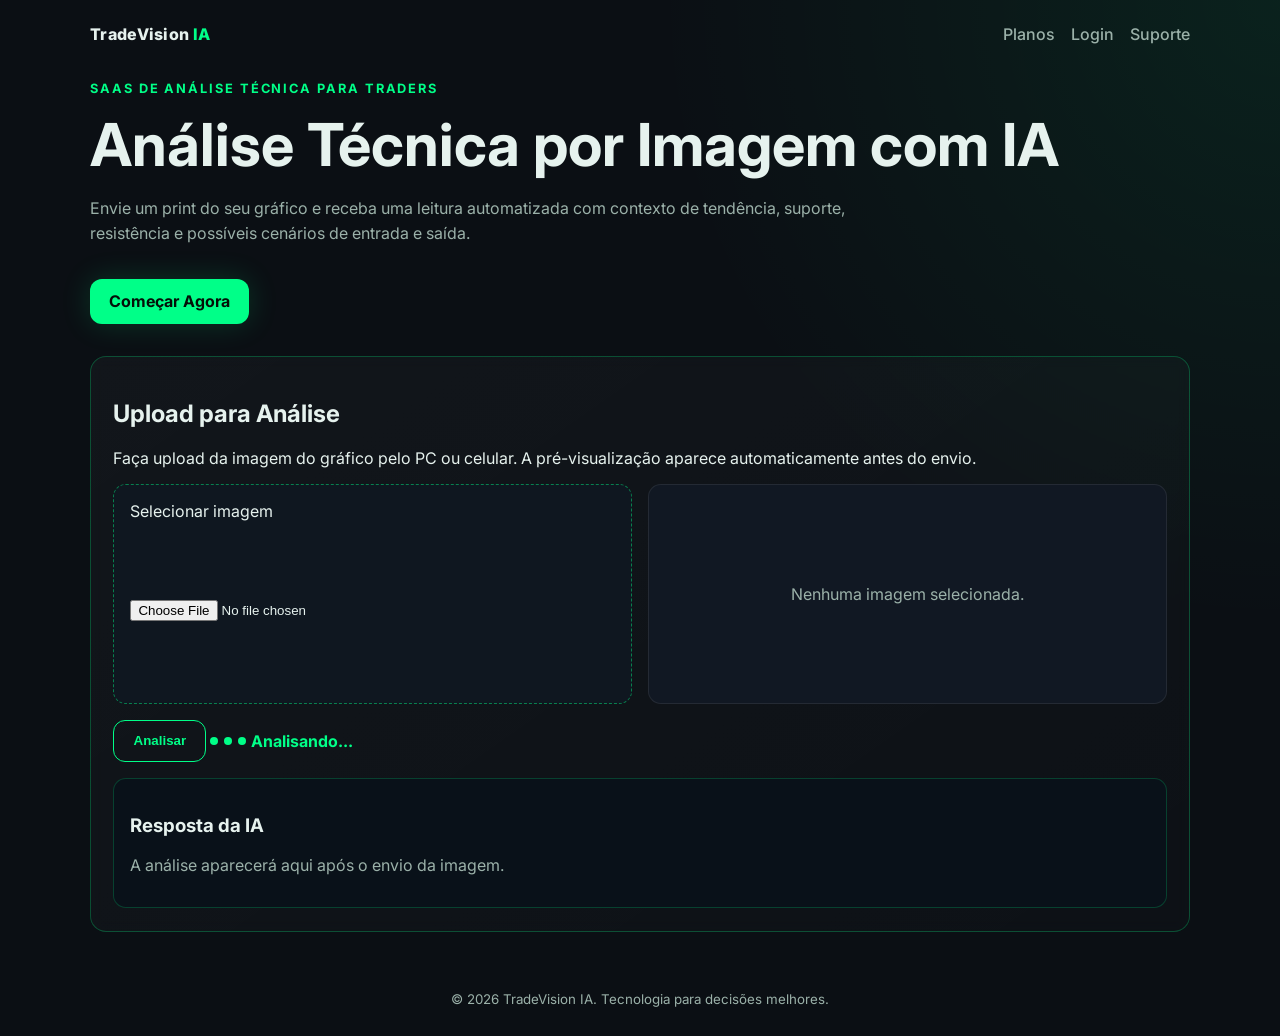
<file: index.html>
<!DOCTYPE html>
<html lang="pt-BR">
<head>
  <meta charset="UTF-8" />
  <meta name="viewport" content="width=device-width, initial-scale=1.0" />
  <title>TradeVision IA | Análise Técnica por Imagem</title>
  <link rel="preconnect" href="https://fonts.googleapis.com" />
  <link rel="preconnect" href="https://fonts.gstatic.com" crossorigin />
  <link href="https://fonts.googleapis.com/css2?family=Inter:wght@400;500;600;700;800&display=swap" rel="stylesheet" />
  <link rel="stylesheet" href="assets/css/styles.css" />
</head>
<body>
  <header class="topbar">
    <a href="index.html" class="logo">TradeVision <span>IA</span></a>
    <nav class="nav-links" aria-label="Navegação principal">
      <a href="planos.html">Planos</a>
      <a href="login.html">Login</a>
      <a href="suporte.html">Suporte</a>
    </nav>
  </header>

  <main class="container">
    <section class="hero">
      <p class="eyebrow">SaaS de análise técnica para traders</p>
      <h1>Análise Técnica por Imagem com IA</h1>
      <p class="subtitle">Envie um print do seu gráfico e receba uma leitura automatizada com contexto de tendência, suporte, resistência e possíveis cenários de entrada e saída.</p>
      <a href="login.html" class="btn btn-primary">Começar Agora</a>
    </section>

    <section class="panel upload-panel">
      <h2>Upload para Análise</h2>
      <p>Faça upload da imagem do gráfico pelo PC ou celular. A pré-visualização aparece automaticamente antes do envio.</p>

      <div class="upload-grid">
        <label class="upload-field" for="imageInput">
          <span>Selecionar imagem</span>
          <input type="file" id="imageInput" accept="image/*" />
        </label>

        <div class="preview-box" id="previewBox">
          <p>Nenhuma imagem selecionada.</p>
        </div>
      </div>

      <button class="btn btn-secondary" id="analyzeBtn" type="button" disabled>Analisar</button>

      <div class="loading" id="loadingStatus" aria-live="polite" hidden>
        <span class="dot"></span>
        <span class="dot"></span>
        <span class="dot"></span>
        <strong>Analisando...</strong>
      </div>

      <article class="response-area" id="analysisResponse" aria-live="polite">
        <h3>Resposta da IA</h3>
        <p>A análise aparecerá aqui após o envio da imagem.</p>
      </article>
    </section>
  </main>

  <footer class="footer">
    <small>© <span id="year"></span> TradeVision IA. Tecnologia para decisões melhores.</small>
  </footer>

  <script src="assets/js/main.js"></script>
  <script src="assets/js/home.js"></script>
</body>
</html>
</file>
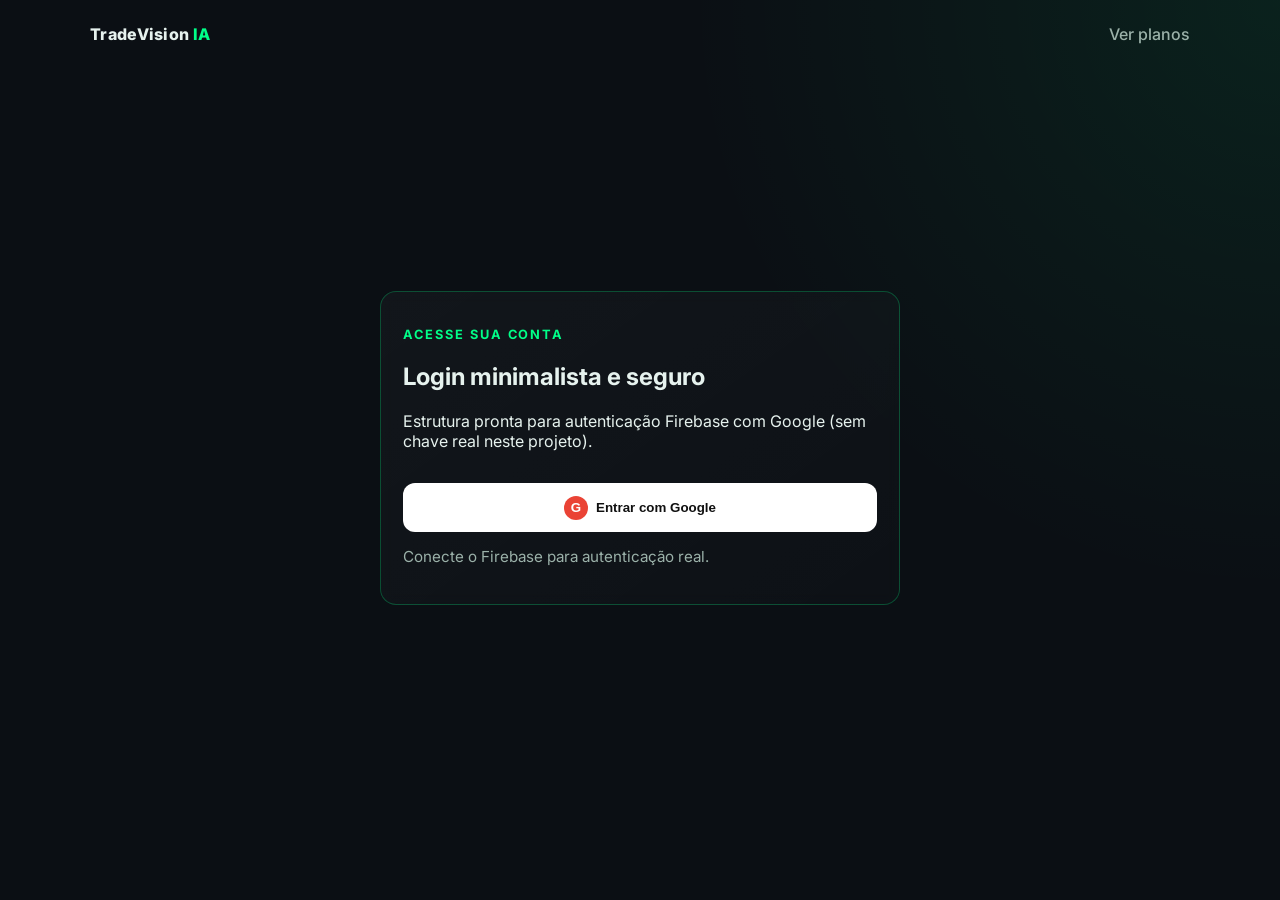
<file: login.html>
<!DOCTYPE html>
<html lang="pt-BR">
<head>
  <meta charset="UTF-8" />
  <meta name="viewport" content="width=device-width, initial-scale=1.0" />
  <title>Login | TradeVision IA</title>
  <link rel="preconnect" href="https://fonts.googleapis.com" />
  <link rel="preconnect" href="https://fonts.gstatic.com" crossorigin />
  <link href="https://fonts.googleapis.com/css2?family=Inter:wght@400;500;600;700;800&display=swap" rel="stylesheet" />
  <link rel="stylesheet" href="assets/css/styles.css" />
</head>
<body>
  <header class="topbar">
    <a href="index.html" class="logo">TradeVision <span>IA</span></a>
    <a href="planos.html" class="text-link">Ver planos</a>
  </header>

  <main class="container centered">
    <section class="panel login-panel">
      <p class="eyebrow">Acesse sua conta</p>
      <h1>Login minimalista e seguro</h1>
      <p>Estrutura pronta para autenticação Firebase com Google (sem chave real neste projeto).</p>
      <button class="btn google-btn" id="googleLoginBtn" type="button">
        <span>G</span> Entrar com Google
      </button>
      <p class="helper-text" id="loginStatus">Conecte o Firebase para autenticação real.</p>
    </section>
  </main>

  <script src="assets/js/main.js"></script>
  <script src="assets/js/login.js"></script>
</body>
</html>
</file>
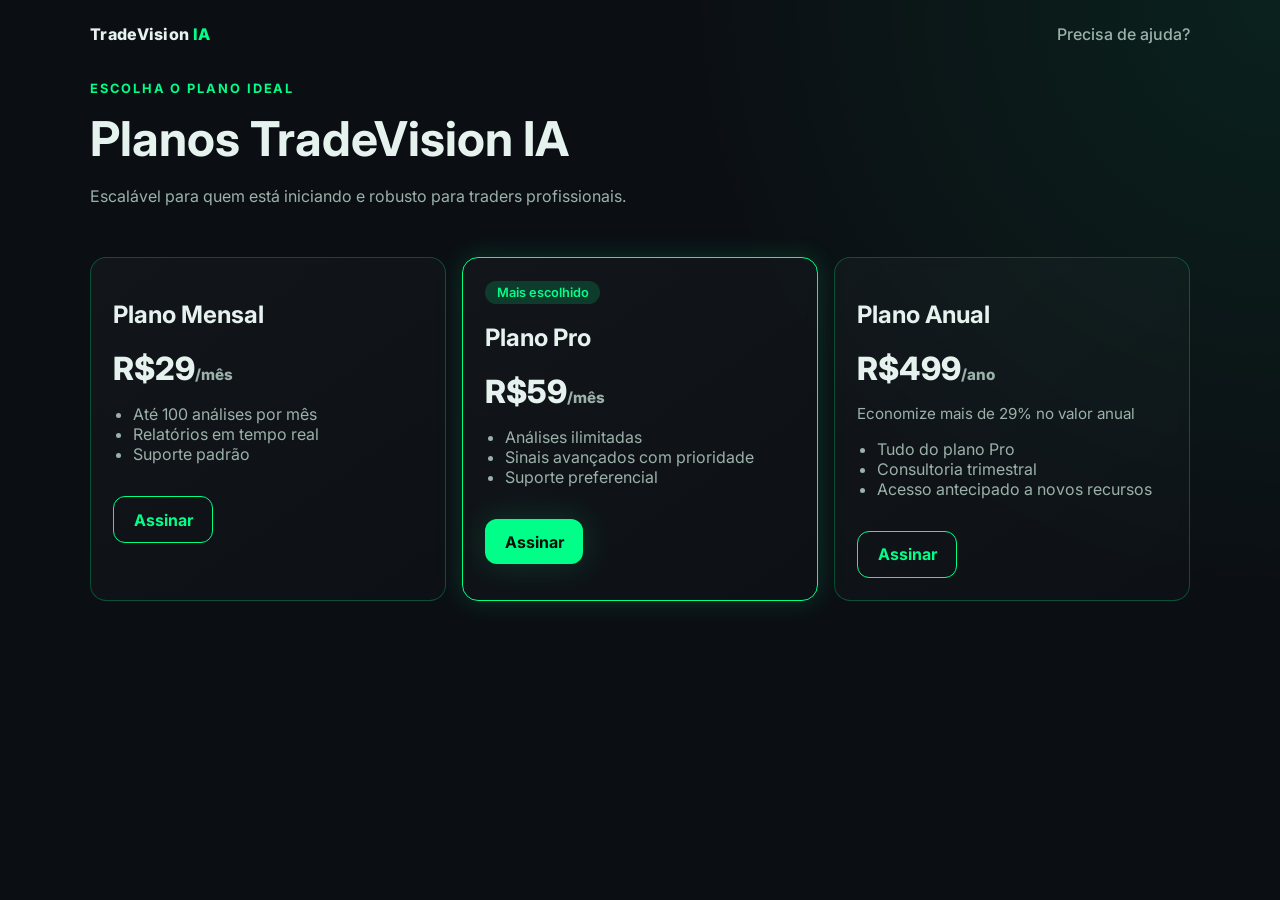
<file: planos.html>
<!DOCTYPE html>
<html lang="pt-BR">
<head>
  <meta charset="UTF-8" />
  <meta name="viewport" content="width=device-width, initial-scale=1.0" />
  <title>Planos | TradeVision IA</title>
  <link rel="preconnect" href="https://fonts.googleapis.com" />
  <link rel="preconnect" href="https://fonts.gstatic.com" crossorigin />
  <link href="https://fonts.googleapis.com/css2?family=Inter:wght@400;500;600;700;800&display=swap" rel="stylesheet" />
  <link rel="stylesheet" href="assets/css/styles.css" />
</head>
<body>
  <header class="topbar">
    <a href="index.html" class="logo">TradeVision <span>IA</span></a>
    <a href="suporte.html" class="text-link">Precisa de ajuda?</a>
  </header>

  <main class="container">
    <section class="hero compact">
      <p class="eyebrow">Escolha o plano ideal</p>
      <h1>Planos TradeVision IA</h1>
      <p class="subtitle">Escalável para quem está iniciando e robusto para traders profissionais.</p>
    </section>

    <section class="pricing-grid">
      <article class="panel price-card">
        <h2>Plano Mensal</h2>
        <p class="price">R$29<span>/mês</span></p>
        <ul>
          <li>Até 100 análises por mês</li>
          <li>Relatórios em tempo real</li>
          <li>Suporte padrão</li>
        </ul>
        <a href="login.html" class="btn btn-secondary">Assinar</a>
      </article>

      <article class="panel price-card highlighted">
        <p class="badge">Mais escolhido</p>
        <h2>Plano Pro</h2>
        <p class="price">R$59<span>/mês</span></p>
        <ul>
          <li>Análises ilimitadas</li>
          <li>Sinais avançados com prioridade</li>
          <li>Suporte preferencial</li>
        </ul>
        <a href="login.html" class="btn btn-primary">Assinar</a>
      </article>

      <article class="panel price-card">
        <h2>Plano Anual</h2>
        <p class="price">R$499<span>/ano</span></p>
        <p class="discount">Economize mais de 29% no valor anual</p>
        <ul>
          <li>Tudo do plano Pro</li>
          <li>Consultoria trimestral</li>
          <li>Acesso antecipado a novos recursos</li>
        </ul>
        <a href="login.html" class="btn btn-secondary">Assinar</a>
      </article>
    </section>
  </main>

  <script src="assets/js/main.js"></script>
</body>
</html>
</file>
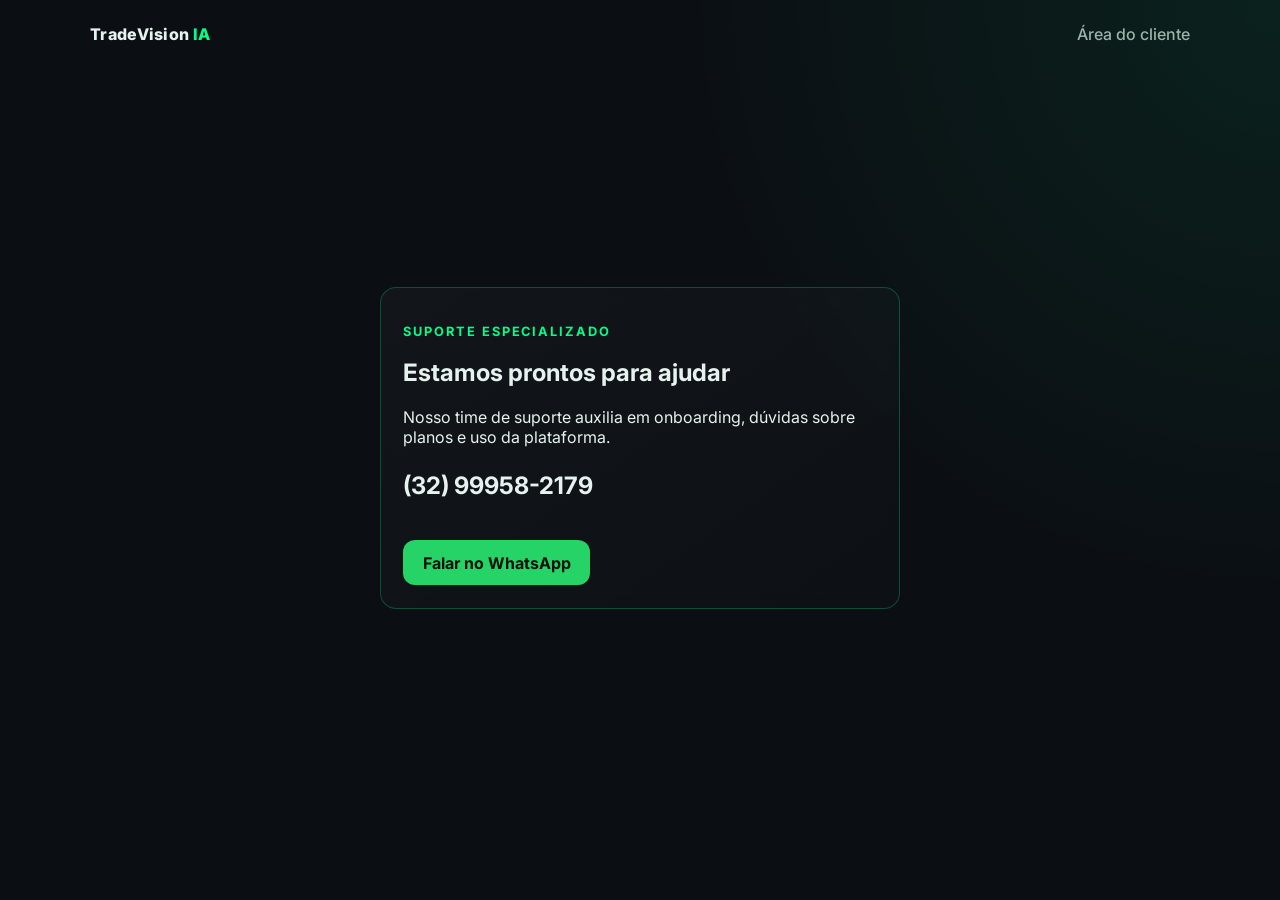
<file: suporte.html>
<!DOCTYPE html>
<html lang="pt-BR">
<head>
  <meta charset="UTF-8" />
  <meta name="viewport" content="width=device-width, initial-scale=1.0" />
  <title>Suporte | TradeVision IA</title>
  <link rel="preconnect" href="https://fonts.googleapis.com" />
  <link rel="preconnect" href="https://fonts.gstatic.com" crossorigin />
  <link href="https://fonts.googleapis.com/css2?family=Inter:wght@400;500;600;700;800&display=swap" rel="stylesheet" />
  <link rel="stylesheet" href="assets/css/styles.css" />
</head>
<body>
  <header class="topbar">
    <a href="index.html" class="logo">TradeVision <span>IA</span></a>
    <a href="login.html" class="text-link">Área do cliente</a>
  </header>

  <main class="container centered">
    <section class="panel support-panel">
      <p class="eyebrow">Suporte especializado</p>
      <h1>Estamos prontos para ajudar</h1>
      <p>Nosso time de suporte auxilia em onboarding, dúvidas sobre planos e uso da plataforma.</p>
      <p class="support-number">(32) 99958-2179</p>
      <a class="btn whatsapp-btn" href="https://wa.me/5532999582179" target="_blank" rel="noopener noreferrer">Falar no WhatsApp</a>
    </section>
  </main>

  <script src="assets/js/main.js"></script>
</body>
</html>
</file>
<file: assets/css/styles.css>
:root {
  --bg: #0b0f14;
  --panel: #111823;
  --panel-alt: #0f1720;
  --text: #e6f2ee;
  --muted: #9bb1a9;
  --neon: #00ff88;
  --neon-soft: rgba(0, 255, 136, 0.16);
  --danger: #ff4f6d;
}

* {
  box-sizing: border-box;
}

body {
  margin: 0;
  font-family: 'Inter', sans-serif;
  background: radial-gradient(circle at top right, rgba(0, 255, 136, 0.08), transparent 38%), var(--bg);
  color: var(--text);
  min-height: 100vh;
}

a {
  color: inherit;
}

.topbar {
  width: min(1100px, 92%);
  margin: 0 auto;
  padding: 1.5rem 0;
  display: flex;
  align-items: center;
  justify-content: space-between;
  gap: 1rem;
}

.logo {
  text-decoration: none;
  font-weight: 800;
  letter-spacing: 0.3px;
}

.logo span {
  color: var(--neon);
}

.nav-links {
  display: flex;
  gap: 1rem;
}

.nav-links a,
.text-link {
  text-decoration: none;
  color: var(--muted);
  font-weight: 500;
}

.nav-links a:hover,
.text-link:hover {
  color: var(--neon);
}

.container {
  width: min(1100px, 92%);
  margin: 0 auto;
  display: grid;
  gap: 2rem;
  padding-bottom: 2.5rem;
}

.centered {
  min-height: calc(100vh - 100px);
  align-content: center;
}

.hero h1 {
  font-size: clamp(2rem, 5vw, 3.7rem);
  margin: 0.6rem 0 1rem;
}

.hero.compact h1 {
  font-size: clamp(1.9rem, 4vw, 3rem);
}

.eyebrow {
  text-transform: uppercase;
  letter-spacing: 0.12rem;
  color: var(--neon);
  font-size: 0.8rem;
  font-weight: 700;
}

.subtitle {
  color: var(--muted);
  max-width: 760px;
  line-height: 1.6;
}

.btn {
  border: none;
  border-radius: 0.75rem;
  padding: 0.78rem 1.2rem;
  font-weight: 700;
  cursor: pointer;
  text-decoration: none;
  display: inline-flex;
  align-items: center;
  justify-content: center;
  margin-top: 1rem;
}

.btn-primary {
  background: var(--neon);
  color: #041008;
  box-shadow: 0 0 30px var(--neon-soft);
}

.btn-secondary {
  background: transparent;
  color: var(--neon);
  border: 1px solid var(--neon);
}

.panel {
  background: linear-gradient(145deg, rgba(255, 255, 255, 0.03), rgba(255, 255, 255, 0.01));
  border: 1px solid rgba(0, 255, 136, 0.25);
  border-radius: 1rem;
  padding: 1.4rem;
  backdrop-filter: blur(6px);
}

.upload-grid {
  margin-top: 1rem;
  display: grid;
  gap: 1rem;
  grid-template-columns: repeat(auto-fit, minmax(240px, 1fr));
}

.upload-field {
  border: 1px dashed rgba(0, 255, 136, 0.45);
  border-radius: 0.8rem;
  padding: 1rem;
  background: var(--panel-alt);
  display: grid;
  gap: 0.8rem;
}

.upload-field input {
  width: 100%;
  color: var(--text);
}

.preview-box {
  min-height: 220px;
  border-radius: 0.8rem;
  border: 1px solid rgba(255, 255, 255, 0.08);
  background: var(--panel);
  display: grid;
  place-items: center;
  color: var(--muted);
  overflow: hidden;
}

.preview-box img {
  max-width: 100%;
  height: 100%;
  object-fit: cover;
}

.loading {
  margin-top: 1rem;
  display: inline-flex;
  align-items: center;
  gap: 0.35rem;
  color: var(--neon);
}

.dot {
  width: 8px;
  height: 8px;
  border-radius: 50%;
  background: var(--neon);
  animation: pulse 1.1s infinite ease-in-out;
}

.dot:nth-child(2) {
  animation-delay: 0.2s;
}

.dot:nth-child(3) {
  animation-delay: 0.4s;
}

@keyframes pulse {
  0%, 100% { opacity: 0.2; transform: translateY(0); }
  50% { opacity: 1; transform: translateY(-3px); }
}

.response-area {
  margin-top: 1rem;
  background: #091119;
  border: 1px solid rgba(0, 255, 136, 0.2);
  border-radius: 0.8rem;
  padding: 1rem;
}

.response-area p {
  color: var(--muted);
}

.pricing-grid {
  display: grid;
  grid-template-columns: repeat(auto-fit, minmax(240px, 1fr));
  gap: 1rem;
}

.price-card .price {
  font-size: 2rem;
  font-weight: 800;
  margin: 0.5rem 0;
}

.price-card .price span,
.discount,
.helper-text {
  color: var(--muted);
  font-size: 0.95rem;
}

.price-card ul {
  margin: 1rem 0;
  padding-left: 1.2rem;
  color: var(--muted);
}

.highlighted {
  border-color: var(--neon);
  box-shadow: 0 0 25px var(--neon-soft);
}

.badge {
  display: inline-block;
  margin: 0;
  padding: 0.25rem 0.7rem;
  border-radius: 99px;
  background: var(--neon-soft);
  color: var(--neon);
  font-weight: 600;
  font-size: 0.8rem;
}

.login-panel,
.support-panel {
  max-width: 520px;
  width: 100%;
  margin: 0 auto;
}

.google-btn {
  width: 100%;
  background: #fff;
  color: #101010;
  font-weight: 700;
}

.google-btn span {
  display: inline-grid;
  place-items: center;
  width: 24px;
  height: 24px;
  border-radius: 50%;
  background: #ea4335;
  color: #fff;
  margin-right: 0.5rem;
}

.support-number {
  font-size: 1.5rem;
  font-weight: 700;
}

.whatsapp-btn {
  background: #25d366;
  color: #041008;
}

.footer {
  text-align: center;
  color: var(--muted);
  padding: 1rem 0 1.8rem;
}

@media (max-width: 640px) {
  .topbar {
    flex-direction: column;
    align-items: flex-start;
  }

  .nav-links {
    flex-wrap: wrap;
  }
}
</file>
